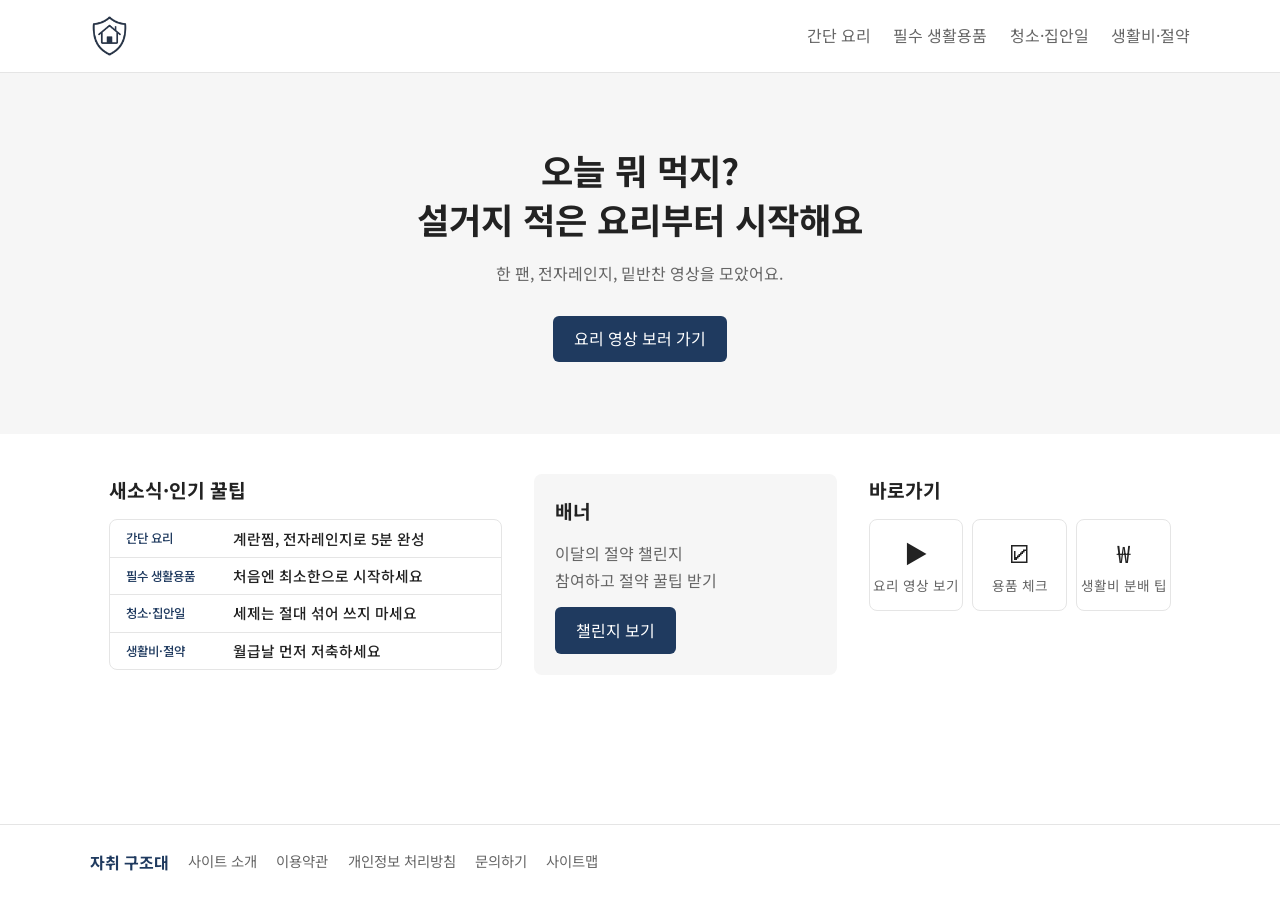
<file: 진짜 찐찐찐 최종/index.html>
<!doctype html>
<html lang="ko">
  <head>
    <meta charset="UTF-8" />
    <meta name="viewport" content="width=device-width, initial-scale=1" />
    <title>메인 | 자취 구조대</title>
    <link rel="preconnect" href="https://fonts.googleapis.com" />
    <link
      href="https://fonts.googleapis.com/css2?family=Noto+Sans+KR:wght@400;500;700&display=swap"
      rel="stylesheet"
    />
    <link rel="stylesheet" href="style.css" />
    <script src="js/jquery-1.12.3.js" defer></script>
    <script src="js/script.js" defer></script>
  </head>

  <body>
    <header class="top">
      <a class="logo" href="index.html">
        <img src="images/logo.png" alt="자취 구조대" />
      </a>

      <nav aria-label="메인 메뉴">
        <a href="recipe.html">간단 요리</a>
        <a href="items.html">필수 생활용품</a>
        <a href="chores.html">청소·집안일</a>
        <a href="budget.html">생활비·절약</a>
      </nav>
    </header>

    <main>
      <!-- 1. 메인 문구: 3초마다 옆으로 넘어가요 (js/script.js) -->
      <section class="hero">
        <ul class="hero-slides">
          <li>
            <h1>
              자취 첫걸음,
              <br />
              처음 혼자 사는 당신을 응원합니다!
            </h1>
            <p>요리, 살림, 생활비까지 한곳에서 확인하세요.</p>
            <a class="btn" href="items.html">준비물부터 점검하기</a>
          </li>
          <li>
            <h1>
              오늘 뭐 먹지?
              <br />
              설거지 적은 요리부터 시작해요
            </h1>
            <p>한 팬, 전자레인지, 밑반찬 영상을 모았어요.</p>
            <a class="btn" href="recipe.html">요리 영상 보러 가기</a>
          </li>
          <li>
            <h1>
              이번 달 월급,
              <br />
              어디에 얼마나 쓸까요?
            </h1>
            <p>월 생활비를 넣으면 항목별 예산이 계산돼요.</p>
            <a class="btn" href="budget.html">생활비 나눠 보기</a>
          </li>
        </ul>
      </section>

      <!-- 2. 새소식·배너·바로가기 (3칸) -->
      <section class="wrap three">
        <!-- 2-1. 새소식·인기 꿀팁 -->
        <div>
          <h2>새소식·인기 꿀팁</h2>
          <div class="board">
            <a href="recipe.html">
              <small>간단 요리</small>
              <b>계란찜, 전자레인지로 5분 완성</b>
            </a>
            <a href="items.html">
              <small>필수 생활용품</small>
              <b>처음엔 최소한으로 시작하세요</b>
            </a>
            <a href="chores.html">
              <small>청소·집안일</small>
              <b>세제는 절대 섞어 쓰지 마세요</b>
            </a>
            <a href="budget.html">
              <small>생활비·절약</small>
              <b>월급날 먼저 저축하세요</b>
            </a>
          </div>
        </div>

        <!-- 2-2. 배너 -->
        <aside class="banner">
          <h2>배너</h2>
          <p>
            이달의 절약 챌린지
            <br />
            참여하고 절약 꿀팁 받기
          </p>
          <a class="btn" href="budget.html">챌린지 보기</a>
        </aside>

        <!-- 2-3. 바로가기 -->
        <div>
          <h2>바로가기</h2>
          <div class="quick">
            <a href="recipe.html">
              ▶
              <span>요리 영상 보기</span>
            </a>
            <a href="items.html">
              ☑
              <span>용품 체크</span>
            </a>
            <a href="budget.html">
              ₩
              <span>생활비 분배 팁</span>
            </a>
          </div>
        </div>
      </section>
    </main>

    <footer>
      <a class="logo" href="index.html">자취 구조대</a>
      <a href="index.html">사이트 소개</a>
      <a href="#">이용약관</a>
      <a href="#">개인정보 처리방침</a>
      <a href="#">문의하기</a>
      <a href="index.html">사이트맵</a>
    </footer>
  </body>
</html>
</file>
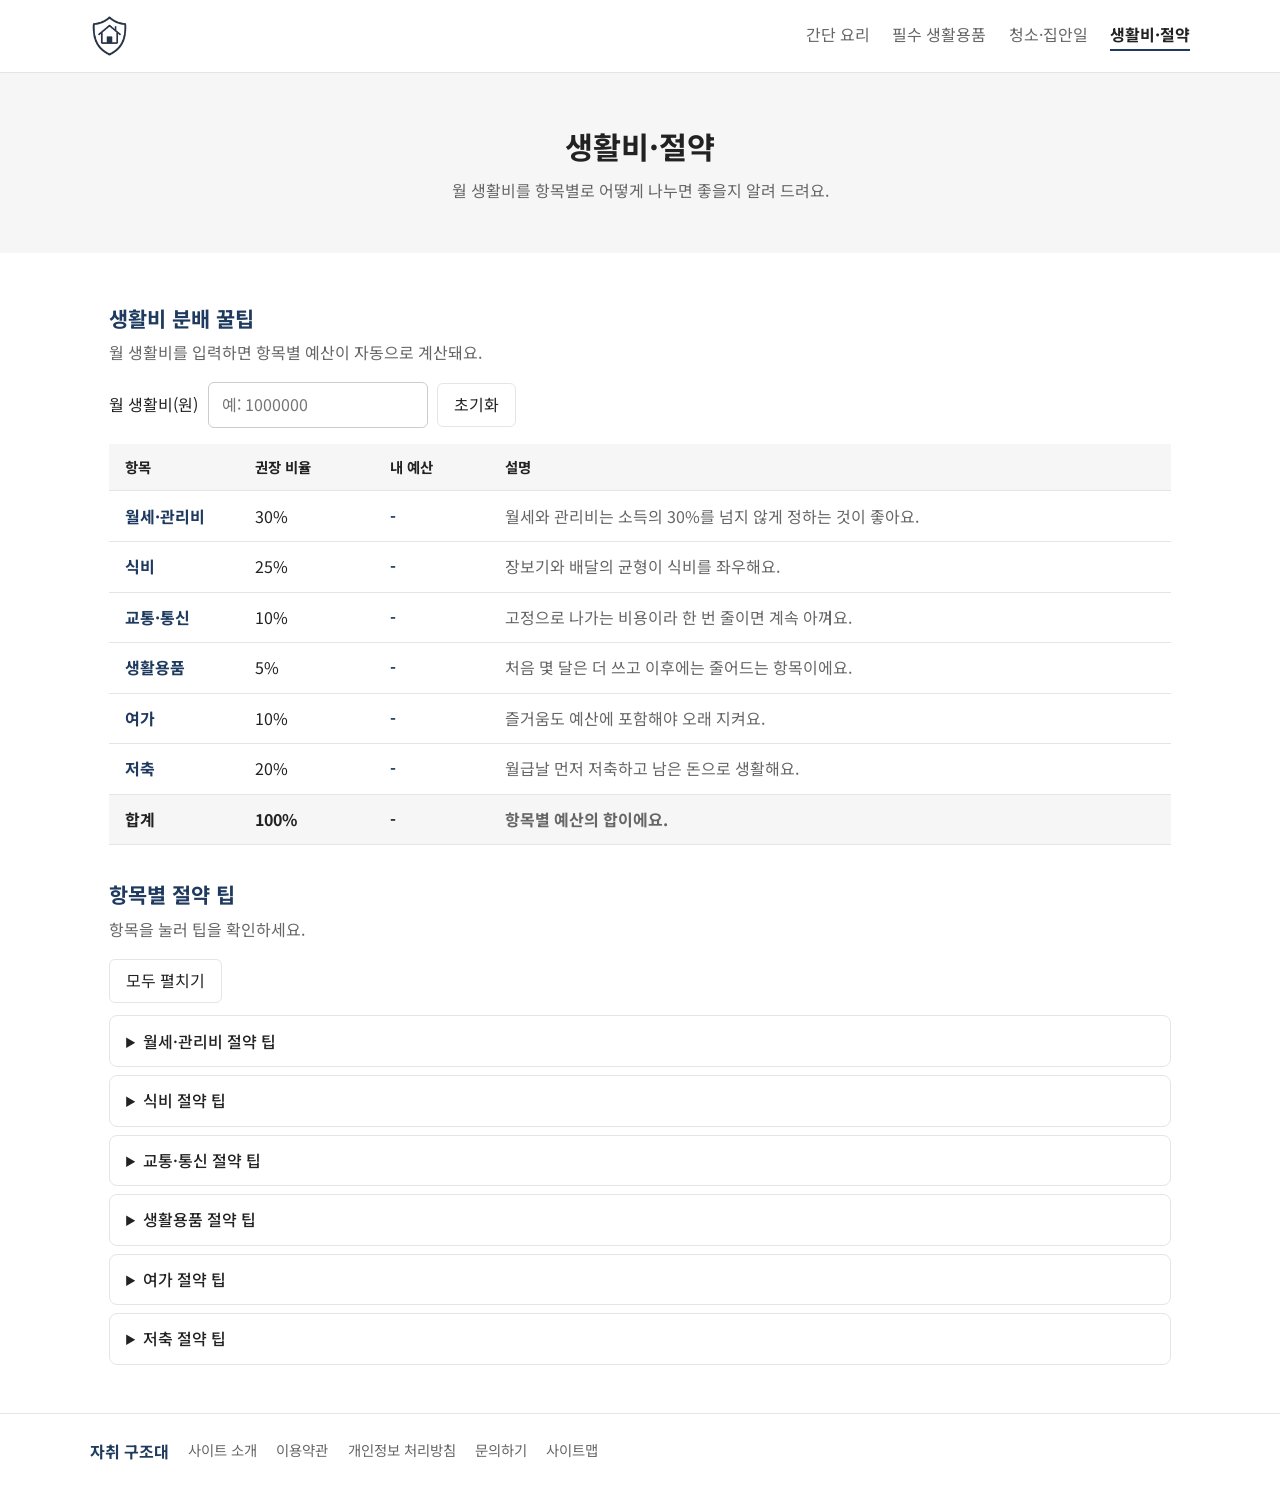
<file: 진짜 찐찐찐 최종/budget.html>
<!doctype html>
<html lang="ko">
  <head>
    <meta charset="UTF-8" />
    <meta name="viewport" content="width=device-width, initial-scale=1" />
    <title>생활비·절약 | 자취 구조대</title>
    <link rel="preconnect" href="https://fonts.googleapis.com" />
    <link
      href="https://fonts.googleapis.com/css2?family=Noto+Sans+KR:wght@400;500;700&display=swap"
      rel="stylesheet"
    />
    <link rel="stylesheet" href="style.css" />
    <script src="js/jquery-1.12.3.js" defer></script>
    <script src="js/script.js" defer></script>
  </head>

  <body>
    <header class="top">
      <a class="logo" href="index.html">
        <img src="images/logo.png" alt="자취 구조대" />
      </a>

      <nav aria-label="메인 메뉴">
        <a href="recipe.html">간단 요리</a>
        <a href="items.html">필수 생활용품</a>
        <a href="chores.html">청소·집안일</a>
        <a class="on" href="budget.html">생활비·절약</a>
      </nav>
    </header>

    <main>
      <section class="sub-top">
        <h2>생활비·절약</h2>
        <p>월 생활비를 항목별로 어떻게 나누면 좋을지 알려 드려요.</p>
      </section>
      <div class="sub-con">
        <section id="split" class="sec">
          <h2>생활비 분배 꿀팁</h2>
          <p class="lead">월 생활비를 입력하면 항목별 예산이 자동으로 계산돼요.</p>
          <div class="calc">
            <label for="income">월 생활비(원)</label>
            <input id="income" type="number" min="0" step="10000" placeholder="예: 1000000" />
            <button type="button" id="reset" class="btn-s">초기화</button>
          </div>
          <table class="table" id="budget-table">
            <thead>
              <tr>
                <th scope="col">항목</th>
                <th scope="col">권장 비율</th>
                <th scope="col">내 예산</th>
                <th scope="col">설명</th>
              </tr>
            </thead>
            <tbody>
              <tr>
                <th scope="row">월세·관리비</th>
                <td class="ratio" data-r="30">30%</td>
                <td class="amount">-</td>
                <td>월세와 관리비는 소득의 30%를 넘지 않게 정하는 것이 좋아요.</td>
              </tr>
              <tr>
                <th scope="row">식비</th>
                <td class="ratio" data-r="25">25%</td>
                <td class="amount">-</td>
                <td>장보기와 배달의 균형이 식비를 좌우해요.</td>
              </tr>
              <tr>
                <th scope="row">교통·통신</th>
                <td class="ratio" data-r="10">10%</td>
                <td class="amount">-</td>
                <td>고정으로 나가는 비용이라 한 번 줄이면 계속 아껴요.</td>
              </tr>
              <tr>
                <th scope="row">생활용품</th>
                <td class="ratio" data-r="5">5%</td>
                <td class="amount">-</td>
                <td>처음 몇 달은 더 쓰고 이후에는 줄어드는 항목이에요.</td>
              </tr>
              <tr>
                <th scope="row">여가</th>
                <td class="ratio" data-r="10">10%</td>
                <td class="amount">-</td>
                <td>즐거움도 예산에 포함해야 오래 지켜요.</td>
              </tr>
              <tr>
                <th scope="row">저축</th>
                <td class="ratio" data-r="20">20%</td>
                <td class="amount">-</td>
                <td>월급날 먼저 저축하고 남은 돈으로 생활해요.</td>
              </tr>
            </tbody>
            <tfoot>
              <tr>
                <th scope="row">합계</th>
                <td id="sumRatio">100%</td>
                <td id="sumAmount">-</td>
                <td>항목별 예산의 합이에요.</td>
              </tr>
            </tfoot>
          </table>
        </section>
        <section id="tips" class="sec">
          <h2>항목별 절약 팁</h2>
          <p class="lead">항목을 눌러 팁을 확인하세요.</p>
          <button type="button" id="toggleTips" class="btn-s">모두 펼치기</button>
          <div class="tips">
            <details class="tip">
              <summary>월세·관리비 절약 팁</summary>
              <ul>
                <li>이사 전 관리비 항목을 꼭 확인하세요.</li>
                <li>전기·가스 요금은 사용량을 기록해 두세요.</li>
              </ul>
            </details>
            <details class="tip">
              <summary>식비 절약 팁</summary>
              <ul>
                <li>일주일치 장보기 목록을 먼저 만드세요.</li>
                <li>배달은 주 1~2회로 정해 두세요.</li>
              </ul>
            </details>
            <details class="tip">
              <summary>교통·통신 절약 팁</summary>
              <ul>
                <li>교통 정기권이나 환급 제도를 확인하세요.</li>
                <li>알뜰 요금제로 통신비를 점검하세요.</li>
              </ul>
            </details>
            <details class="tip">
              <summary>생활용품 절약 팁</summary>
              <ul>
                <li>필요한 물건만 목록으로 만든 뒤 구매하세요.</li>
                <li>중고 거래와 대용량 묶음을 활용하세요.</li>
              </ul>
            </details>
            <details class="tip">
              <summary>여가 절약 팁</summary>
              <ul>
                <li>한 달 여가비를 미리 정해 두세요.</li>
                <li>무료 문화 행사도 찾아보세요.</li>
              </ul>
            </details>
            <details class="tip">
              <summary>저축 절약 팁</summary>
              <ul>
                <li>자동이체를 월급날 다음 날로 설정하세요.</li>
                <li>비상금 통장을 따로 만들어 두세요.</li>
              </ul>
            </details>
          </div>
        </section>
      </div>
    </main>

    <footer>
      <a class="logo" href="index.html">자취 구조대</a>
      <a href="index.html">사이트 소개</a>
      <a href="#">이용약관</a>
      <a href="#">개인정보 처리방침</a>
      <a href="#">문의하기</a>
      <a href="index.html">사이트맵</a>
    </footer>
  </body>
</html>
</file>
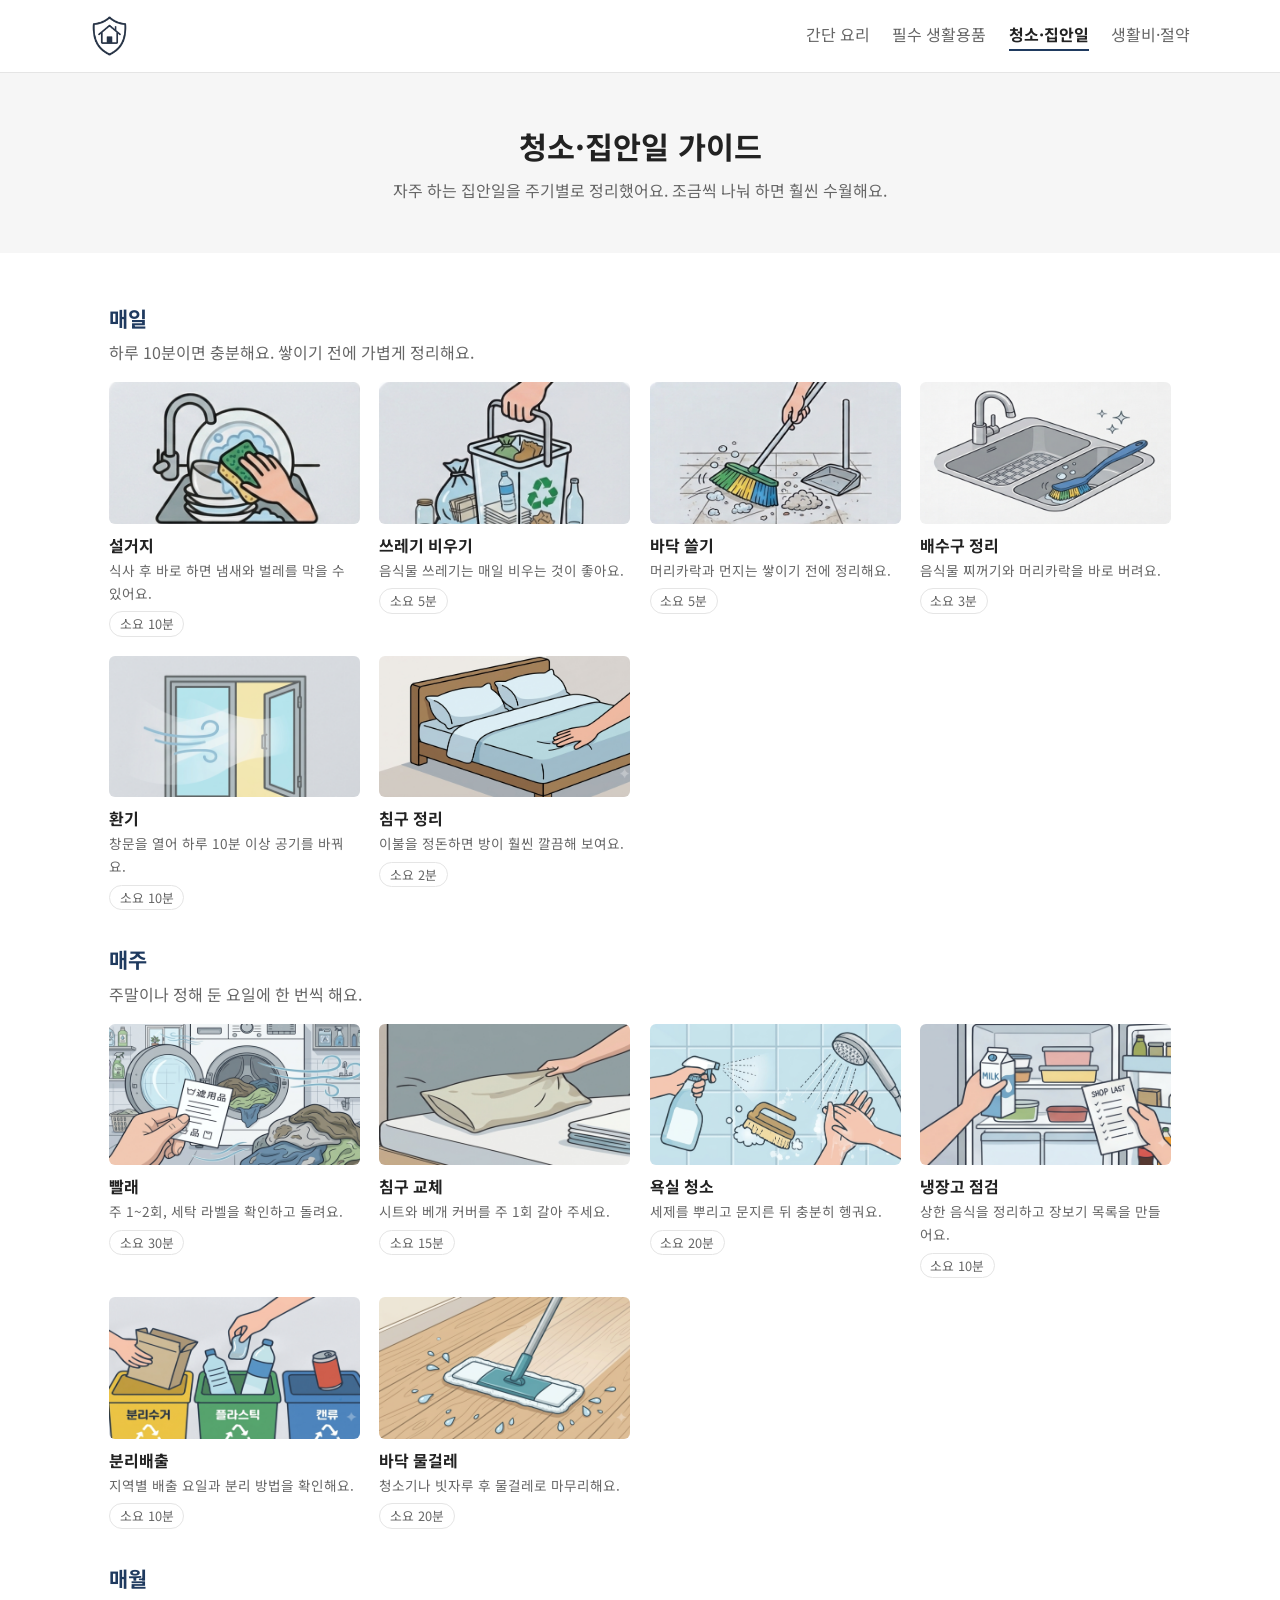
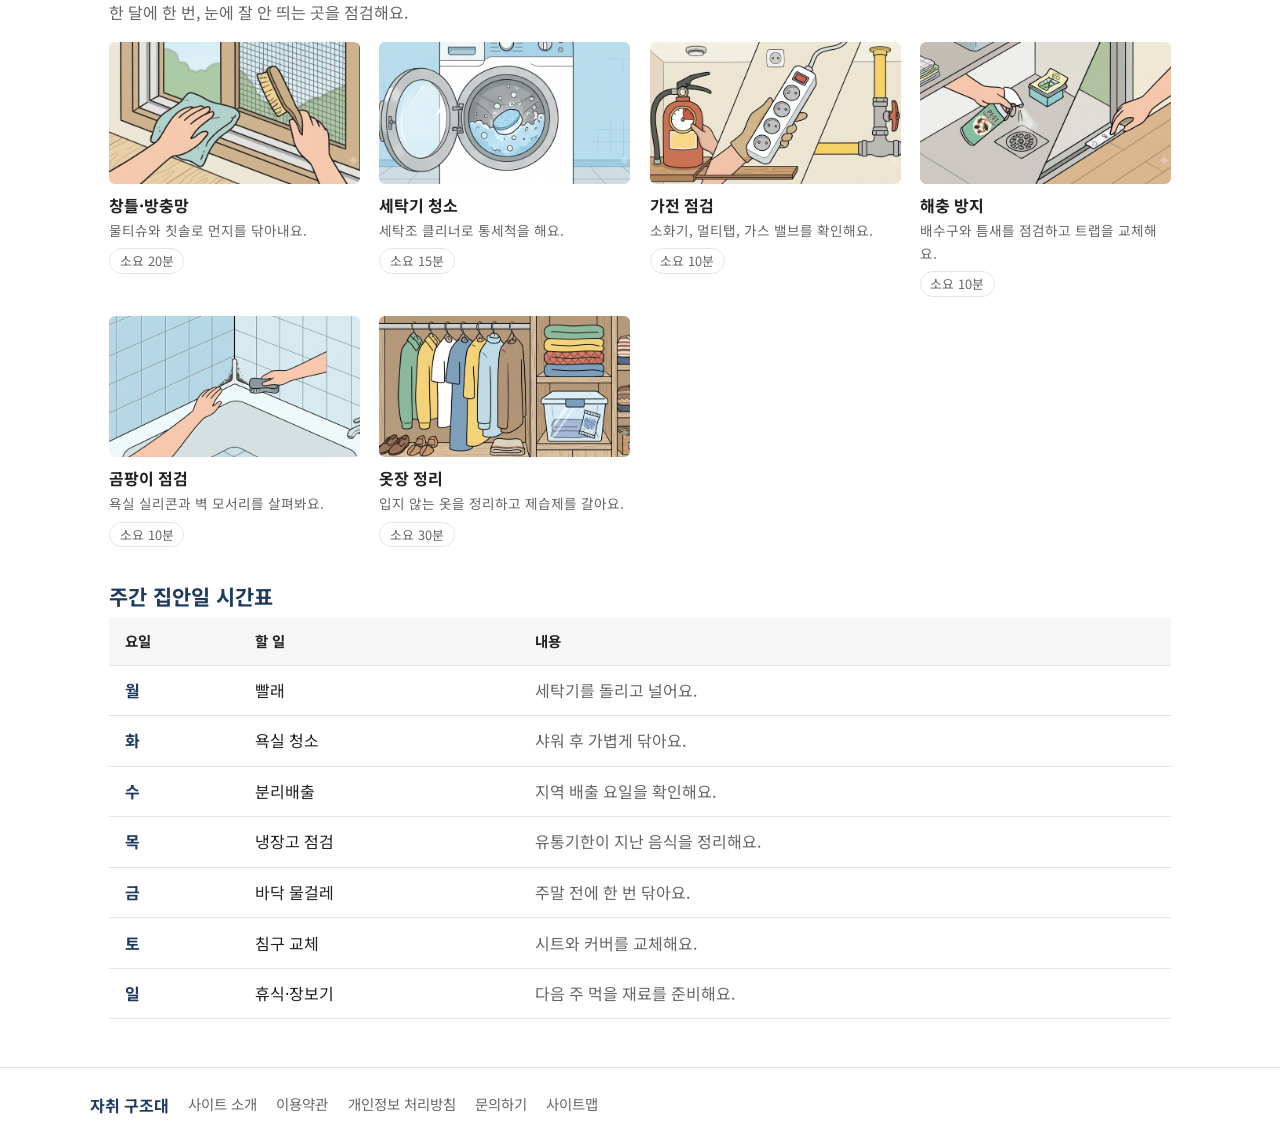
<file: 진짜 찐찐찐 최종/chores.html>
<!doctype html>
<html lang="ko">
  <head>
    <meta charset="UTF-8" />
    <meta name="viewport" content="width=device-width, initial-scale=1" />
    <title>청소·집안일 | 자취 구조대</title>
    <link rel="preconnect" href="https://fonts.googleapis.com" />
    <link
      href="https://fonts.googleapis.com/css2?family=Noto+Sans+KR:wght@400;500;700&display=swap"
      rel="stylesheet"
    />
    <link rel="stylesheet" href="style.css" />
    <script src="js/jquery-1.12.3.js" defer></script>
    <script src="js/script.js" defer></script>
  </head>

  <body>
    <header class="top">
      <a class="logo" href="index.html">
        <img src="images/logo.png" alt="자취 구조대" />
      </a>

      <nav aria-label="메인 메뉴">
        <a href="recipe.html">간단 요리</a>
        <a href="items.html">필수 생활용품</a>
        <a class="on" href="chores.html">청소·집안일</a>
        <a href="budget.html">생활비·절약</a>
      </nav>
    </header>

    <main>
      <section class="sub-top">
        <h2>청소·집안일 가이드</h2>
        <p>자주 하는 집안일을 주기별로 정리했어요. 조금씩 나눠 하면 훨씬 수월해요.</p>
      </section>
      <div class="sub-con">
        <section id="daily" class="sec">
          <h2>매일</h2>
          <p class="lead">하루 10분이면 충분해요. 쌓이기 전에 가볍게 정리해요.</p>
          <!-- 이미지: images/chores/ 폴더의 .jpg 파일 (비율 16:9, 예: 640x360) -->
          <ul class="cards">
            <li>
              <div class="img">
                <img src="images/dishes.png" alt="설거지" />
              </div>
              <h3>설거지</h3>
              <p class="meta">식사 후 바로 하면 냄새와 벌레를 막을 수 있어요.</p>
              <span class="tag">소요 10분</span>
            </li>
            <li>
              <div class="img">
                <img src="images/trash.png" alt="쓰레기 비우기" />
              </div>
              <h3>쓰레기 비우기</h3>
              <p class="meta">음식물 쓰레기는 매일 비우는 것이 좋아요.</p>
              <span class="tag">소요 5분</span>
            </li>
            <li>
              <div class="img">
                <img src="images/sweep.png" alt="바닥 쓸기" />
              </div>
              <h3>바닥 쓸기</h3>
              <p class="meta">머리카락과 먼지는 쌓이기 전에 정리해요.</p>
              <span class="tag">소요 5분</span>
            </li>
            <li>
              <div class="img">
                <img src="images/drain.png" alt="배수구 정리" />
              </div>
              <h3>배수구 정리</h3>
              <p class="meta">음식물 찌꺼기와 머리카락을 바로 버려요.</p>
              <span class="tag">소요 3분</span>
            </li>
            <li>
              <div class="img">
                <img src="images/ventilation.png" alt="환기" />
              </div>
              <h3>환기</h3>
              <p class="meta">창문을 열어 하루 10분 이상 공기를 바꿔요.</p>
              <span class="tag">소요 10분</span>
            </li>
            <li>
              <div class="img">
                <img src="images/bedding.png" alt="침구 정리" />
              </div>
              <h3>침구 정리</h3>
              <p class="meta">이불을 정돈하면 방이 훨씬 깔끔해 보여요.</p>
              <span class="tag">소요 2분</span>
            </li>
          </ul>
        </section>
        <section id="weekly" class="sec">
          <h2>매주</h2>
          <p class="lead">주말이나 정해 둔 요일에 한 번씩 해요.</p>
          <ul class="cards">
            <li>
              <div class="img">
                <img src="images/laundry.png" alt="빨래" />
              </div>
              <h3>빨래</h3>
              <p class="meta">주 1~2회, 세탁 라벨을 확인하고 돌려요.</p>
              <span class="tag">소요 30분</span>
            </li>
            <li>
              <div class="img">
                <img src="images/sheets.png" alt="침구 교체" />
              </div>
              <h3>침구 교체</h3>
              <p class="meta">시트와 베개 커버를 주 1회 갈아 주세요.</p>
              <span class="tag">소요 15분</span>
            </li>
            <li>
              <div class="img">
                <img src="images/bathroom.png" alt="욕실 청소" />
              </div>
              <h3>욕실 청소</h3>
              <p class="meta">세제를 뿌리고 문지른 뒤 충분히 헹궈요.</p>
              <span class="tag">소요 20분</span>
            </li>
            <li>
              <div class="img">
                <img src="images/fridge.png" alt="냉장고 점검" />
              </div>
              <h3>냉장고 점검</h3>
              <p class="meta">상한 음식을 정리하고 장보기 목록을 만들어요.</p>
              <span class="tag">소요 10분</span>
            </li>
            <li>
              <div class="img">
                <img src="images/recycling.png" alt="분리배출" />
              </div>
              <h3>분리배출</h3>
              <p class="meta">지역별 배출 요일과 분리 방법을 확인해요.</p>
              <span class="tag">소요 10분</span>
            </li>
            <li>
              <div class="img">
                <img src="images/mop.png" alt="바닥 물걸레" />
              </div>
              <h3>바닥 물걸레</h3>
              <p class="meta">청소기나 빗자루 후 물걸레로 마무리해요.</p>
              <span class="tag">소요 20분</span>
            </li>
          </ul>
        </section>
        <section id="monthly" class="sec">
          <h2>매월</h2>
          <p class="lead">한 달에 한 번, 눈에 잘 안 띄는 곳을 점검해요.</p>
          <ul class="cards">
            <li>
              <div class="img">
                <img src="images/window.png" alt="창틀·방충망" />
              </div>
              <h3>창틀·방충망</h3>
              <p class="meta">물티슈와 칫솔로 먼지를 닦아내요.</p>
              <span class="tag">소요 20분</span>
            </li>
            <li>
              <div class="img">
                <img src="images/washer.png" alt="세탁기 청소" />
              </div>
              <h3>세탁기 청소</h3>
              <p class="meta">세탁조 클리너로 통세척을 해요.</p>
              <span class="tag">소요 15분</span>
            </li>
            <li>
              <div class="img">
                <img src="images/appliance.png" alt="가전 점검" />
              </div>
              <h3>가전 점검</h3>
              <p class="meta">소화기, 멀티탭, 가스 밸브를 확인해요.</p>
              <span class="tag">소요 10분</span>
            </li>
            <li>
              <div class="img">
                <img src="images/pest.png" alt="해충 방지" />
              </div>
              <h3>해충 방지</h3>
              <p class="meta">배수구와 틈새를 점검하고 트랩을 교체해요.</p>
              <span class="tag">소요 10분</span>
            </li>
            <li>
              <div class="img">
                <img src="images/mold.png" alt="곰팡이 점검" />
              </div>
              <h3>곰팡이 점검</h3>
              <p class="meta">욕실 실리콘과 벽 모서리를 살펴봐요.</p>
              <span class="tag">소요 10분</span>
            </li>
            <li>
              <div class="img">
                <img src="images/closet.png" alt="옷장 정리" />
              </div>
              <h3>옷장 정리</h3>
              <p class="meta">입지 않는 옷을 정리하고 제습제를 갈아요.</p>
              <span class="tag">소요 30분</span>
            </li>
          </ul>
        </section>
        <section id="week" class="sec">
          <h2>주간 집안일 시간표</h2>
          <table class="table">
            <thead>
              <tr>
                <th scope="col">요일</th>
                <th scope="col">할 일</th>
                <th scope="col">내용</th>
              </tr>
            </thead>
            <tbody>
              <tr>
                <th scope="row">월</th>
                <td>빨래</td>
                <td>세탁기를 돌리고 널어요.</td>
              </tr>
              <tr>
                <th scope="row">화</th>
                <td>욕실 청소</td>
                <td>샤워 후 가볍게 닦아요.</td>
              </tr>
              <tr>
                <th scope="row">수</th>
                <td>분리배출</td>
                <td>지역 배출 요일을 확인해요.</td>
              </tr>
              <tr>
                <th scope="row">목</th>
                <td>냉장고 점검</td>
                <td>유통기한이 지난 음식을 정리해요.</td>
              </tr>
              <tr>
                <th scope="row">금</th>
                <td>바닥 물걸레</td>
                <td>주말 전에 한 번 닦아요.</td>
              </tr>
              <tr>
                <th scope="row">토</th>
                <td>침구 교체</td>
                <td>시트와 커버를 교체해요.</td>
              </tr>
              <tr>
                <th scope="row">일</th>
                <td>휴식·장보기</td>
                <td>다음 주 먹을 재료를 준비해요.</td>
              </tr>
            </tbody>
          </table>
        </section>
      </div>
    </main>

    <footer>
      <a class="logo" href="index.html">자취 구조대</a>
      <a href="index.html">사이트 소개</a>
      <a href="#">이용약관</a>
      <a href="#">개인정보 처리방침</a>
      <a href="#">문의하기</a>
      <a href="index.html">사이트맵</a>
    </footer>
  </body>
</html>
</file>
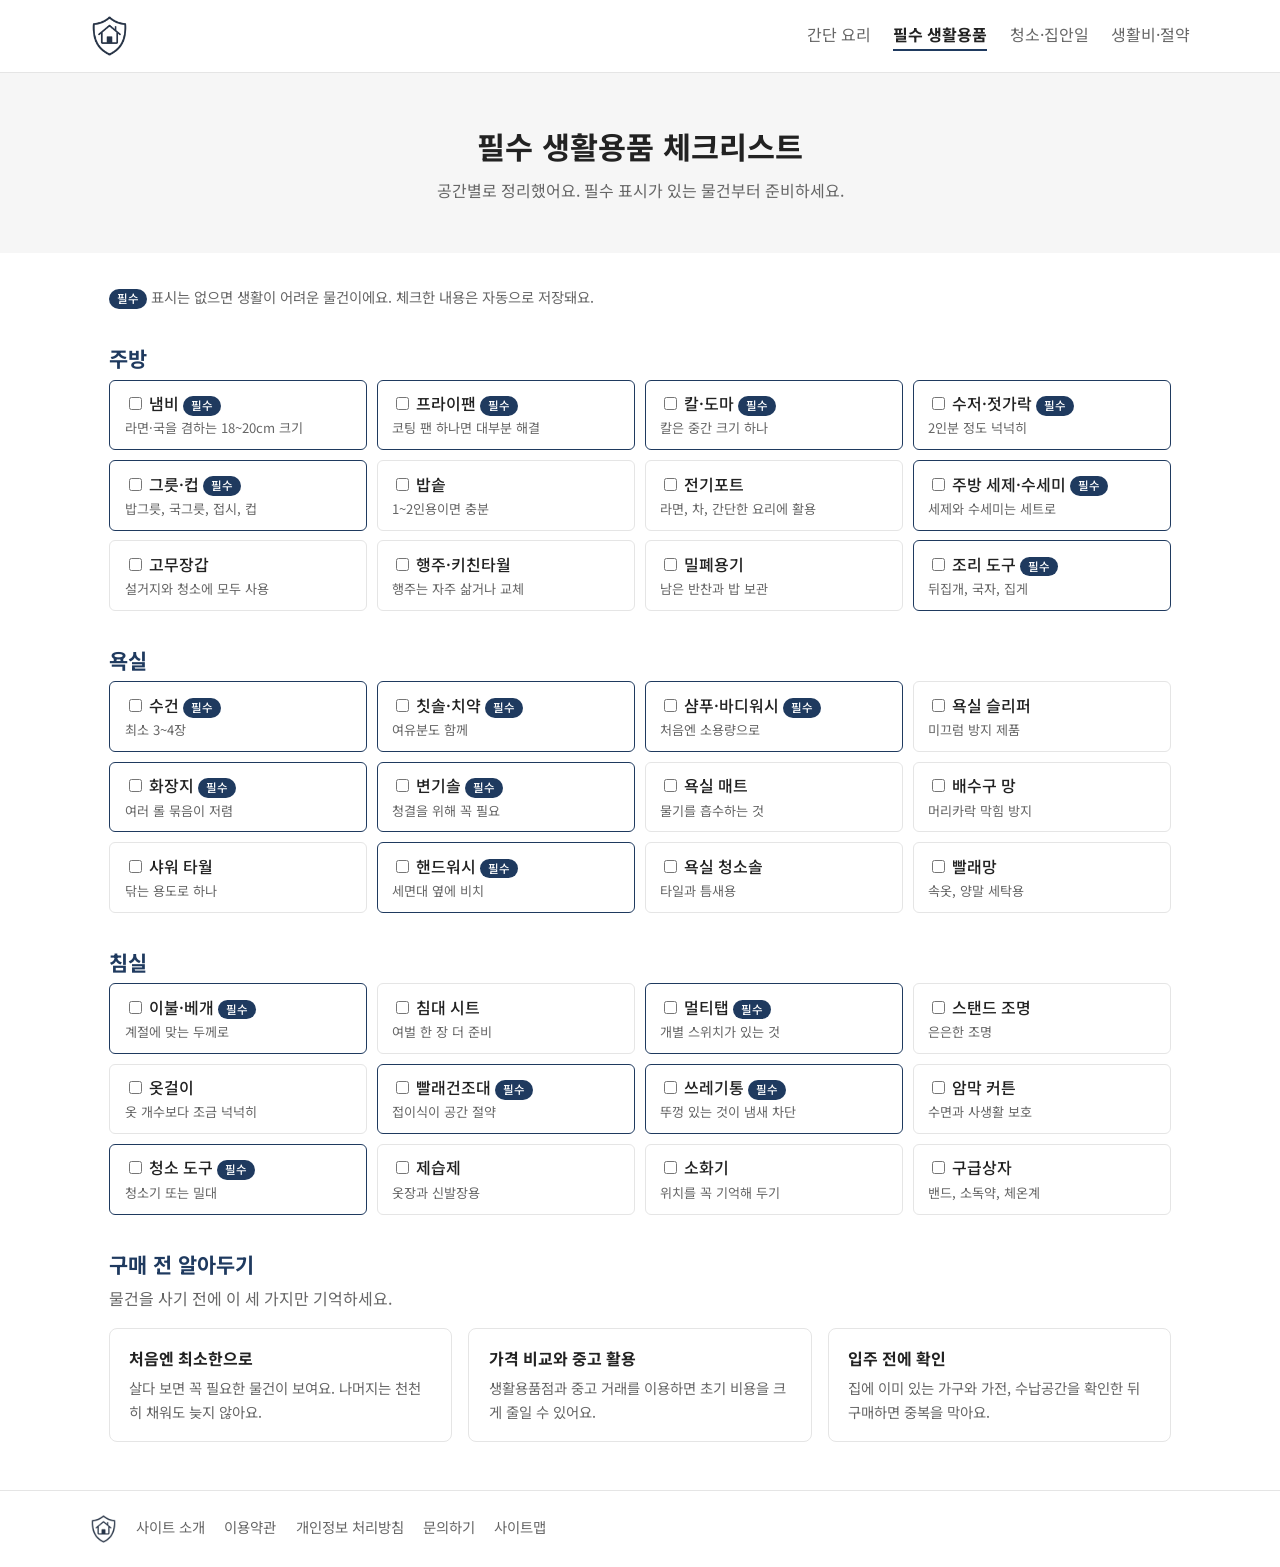
<file: 진짜 찐찐찐 최종/items.html>
<!doctype html>
<html lang="ko">
  <head>
    <meta charset="UTF-8" />
    <meta name="viewport" content="width=device-width, initial-scale=1" />
    <title>필수 생활용품 | 자취 구조대</title>
    <link rel="preconnect" href="https://fonts.googleapis.com" />
    <link
      href="https://fonts.googleapis.com/css2?family=Noto+Sans+KR:wght@400;500;700&display=swap"
      rel="stylesheet"
    />
    <link rel="stylesheet" href="style.css" />
    <script src="js/jquery-1.12.3.js" defer></script>
    <script src="js/script.js" defer></script>
  </head>

  <body>
    <header class="top">
      <a class="logo" href="index.html">
        <img src="images/logo.png" alt="자취 구조대" />
      </a>

      <nav aria-label="메인 메뉴">
        <a href="recipe.html">간단 요리</a>
        <a class="on" href="items.html">필수 생활용품</a>
        <a href="chores.html">청소·집안일</a>
        <a href="budget.html">생활비·절약</a>
      </nav>
    </header>

    <main>
      <section class="sub-top">
        <h2>필수 생활용품 체크리스트</h2>
        <p>공간별로 정리했어요. 필수 표시가 있는 물건부터 준비하세요.</p>
      </section>
      <div class="sub-con">
        <p class="hint">
          <em class="badge">필수</em>
          표시는 없으면 생활이 어려운 물건이에요. 체크한 내용은 자동으로 저장돼요.
        </p>
        <section id="kitchen" class="sec">
          <h2>주방</h2>
          <ul class="checks">
            <li class="must">
              <label>
                <input type="checkbox" data-key="냄비" />
                <b>
                  냄비
                  <em class="badge">필수</em>
                </b>
                <span>라면·국을 겸하는 18~20cm 크기</span>
              </label>
            </li>
            <li class="must">
              <label>
                <input type="checkbox" data-key="프라이팬" />
                <b>
                  프라이팬
                  <em class="badge">필수</em>
                </b>
                <span>코팅 팬 하나면 대부분 해결</span>
              </label>
            </li>
            <li class="must">
              <label>
                <input type="checkbox" data-key="칼·도마" />
                <b>
                  칼·도마
                  <em class="badge">필수</em>
                </b>
                <span>칼은 중간 크기 하나</span>
              </label>
            </li>
            <li class="must">
              <label>
                <input type="checkbox" data-key="수저·젓가락" />
                <b>
                  수저·젓가락
                  <em class="badge">필수</em>
                </b>
                <span>2인분 정도 넉넉히</span>
              </label>
            </li>
            <li class="must">
              <label>
                <input type="checkbox" data-key="그릇·컵" />
                <b>
                  그릇·컵
                  <em class="badge">필수</em>
                </b>
                <span>밥그릇, 국그릇, 접시, 컵</span>
              </label>
            </li>
            <li>
              <label>
                <input type="checkbox" data-key="밥솥" />
                <b>밥솥</b>
                <span>1~2인용이면 충분</span>
              </label>
            </li>
            <li>
              <label>
                <input type="checkbox" data-key="전기포트" />
                <b>전기포트</b>
                <span>라면, 차, 간단한 요리에 활용</span>
              </label>
            </li>
            <li class="must">
              <label>
                <input type="checkbox" data-key="주방 세제·수세미" />
                <b>
                  주방 세제·수세미
                  <em class="badge">필수</em>
                </b>
                <span>세제와 수세미는 세트로</span>
              </label>
            </li>
            <li>
              <label>
                <input type="checkbox" data-key="고무장갑" />
                <b>고무장갑</b>
                <span>설거지와 청소에 모두 사용</span>
              </label>
            </li>
            <li>
              <label>
                <input type="checkbox" data-key="행주·키친타월" />
                <b>행주·키친타월</b>
                <span>행주는 자주 삶거나 교체</span>
              </label>
            </li>
            <li>
              <label>
                <input type="checkbox" data-key="밀폐용기" />
                <b>밀폐용기</b>
                <span>남은 반찬과 밥 보관</span>
              </label>
            </li>
            <li class="must">
              <label>
                <input type="checkbox" data-key="조리 도구" />
                <b>
                  조리 도구
                  <em class="badge">필수</em>
                </b>
                <span>뒤집개, 국자, 집게</span>
              </label>
            </li>
          </ul>
        </section>
        <section id="bath" class="sec">
          <h2>욕실</h2>
          <ul class="checks">
            <li class="must">
              <label>
                <input type="checkbox" data-key="수건" />
                <b>
                  수건
                  <em class="badge">필수</em>
                </b>
                <span>최소 3~4장</span>
              </label>
            </li>
            <li class="must">
              <label>
                <input type="checkbox" data-key="칫솔·치약" />
                <b>
                  칫솔·치약
                  <em class="badge">필수</em>
                </b>
                <span>여유분도 함께</span>
              </label>
            </li>
            <li class="must">
              <label>
                <input type="checkbox" data-key="샴푸·바디워시" />
                <b>
                  샴푸·바디워시
                  <em class="badge">필수</em>
                </b>
                <span>처음엔 소용량으로</span>
              </label>
            </li>
            <li>
              <label>
                <input type="checkbox" data-key="욕실 슬리퍼" />
                <b>욕실 슬리퍼</b>
                <span>미끄럼 방지 제품</span>
              </label>
            </li>
            <li class="must">
              <label>
                <input type="checkbox" data-key="화장지" />
                <b>
                  화장지
                  <em class="badge">필수</em>
                </b>
                <span>여러 롤 묶음이 저렴</span>
              </label>
            </li>
            <li class="must">
              <label>
                <input type="checkbox" data-key="변기솔" />
                <b>
                  변기솔
                  <em class="badge">필수</em>
                </b>
                <span>청결을 위해 꼭 필요</span>
              </label>
            </li>
            <li>
              <label>
                <input type="checkbox" data-key="욕실 매트" />
                <b>욕실 매트</b>
                <span>물기를 흡수하는 것</span>
              </label>
            </li>
            <li>
              <label>
                <input type="checkbox" data-key="배수구 망" />
                <b>배수구 망</b>
                <span>머리카락 막힘 방지</span>
              </label>
            </li>
            <li>
              <label>
                <input type="checkbox" data-key="샤워 타월" />
                <b>샤워 타월</b>
                <span>닦는 용도로 하나</span>
              </label>
            </li>
            <li class="must">
              <label>
                <input type="checkbox" data-key="핸드워시" />
                <b>
                  핸드워시
                  <em class="badge">필수</em>
                </b>
                <span>세면대 옆에 비치</span>
              </label>
            </li>
            <li>
              <label>
                <input type="checkbox" data-key="욕실 청소솔" />
                <b>욕실 청소솔</b>
                <span>타일과 틈새용</span>
              </label>
            </li>
            <li>
              <label>
                <input type="checkbox" data-key="빨래망" />
                <b>빨래망</b>
                <span>속옷, 양말 세탁용</span>
              </label>
            </li>
          </ul>
        </section>
        <section id="bed" class="sec">
          <h2>침실</h2>
          <ul class="checks">
            <li class="must">
              <label>
                <input type="checkbox" data-key="이불·베개" />
                <b>
                  이불·베개
                  <em class="badge">필수</em>
                </b>
                <span>계절에 맞는 두께로</span>
              </label>
            </li>
            <li>
              <label>
                <input type="checkbox" data-key="침대 시트" />
                <b>침대 시트</b>
                <span>여벌 한 장 더 준비</span>
              </label>
            </li>
            <li class="must">
              <label>
                <input type="checkbox" data-key="멀티탭" />
                <b>
                  멀티탭
                  <em class="badge">필수</em>
                </b>
                <span>개별 스위치가 있는 것</span>
              </label>
            </li>
            <li>
              <label>
                <input type="checkbox" data-key="스탠드 조명" />
                <b>스탠드 조명</b>
                <span>은은한 조명</span>
              </label>
            </li>
            <li>
              <label>
                <input type="checkbox" data-key="옷걸이" />
                <b>옷걸이</b>
                <span>옷 개수보다 조금 넉넉히</span>
              </label>
            </li>
            <li class="must">
              <label>
                <input type="checkbox" data-key="빨래건조대" />
                <b>
                  빨래건조대
                  <em class="badge">필수</em>
                </b>
                <span>접이식이 공간 절약</span>
              </label>
            </li>
            <li class="must">
              <label>
                <input type="checkbox" data-key="쓰레기통" />
                <b>
                  쓰레기통
                  <em class="badge">필수</em>
                </b>
                <span>뚜껑 있는 것이 냄새 차단</span>
              </label>
            </li>
            <li>
              <label>
                <input type="checkbox" data-key="암막 커튼" />
                <b>암막 커튼</b>
                <span>수면과 사생활 보호</span>
              </label>
            </li>
            <li class="must">
              <label>
                <input type="checkbox" data-key="청소 도구" />
                <b>
                  청소 도구
                  <em class="badge">필수</em>
                </b>
                <span>청소기 또는 밀대</span>
              </label>
            </li>
            <li>
              <label>
                <input type="checkbox" data-key="제습제" />
                <b>제습제</b>
                <span>옷장과 신발장용</span>
              </label>
            </li>
            <li>
              <label>
                <input type="checkbox" data-key="소화기" />
                <b>소화기</b>
                <span>위치를 꼭 기억해 두기</span>
              </label>
            </li>
            <li>
              <label>
                <input type="checkbox" data-key="구급상자" />
                <b>구급상자</b>
                <span>밴드, 소독약, 체온계</span>
              </label>
            </li>
          </ul>
        </section>
        <section id="notes" class="sec">
          <h2>구매 전 알아두기</h2>
          <p class="lead">물건을 사기 전에 이 세 가지만 기억하세요.</p>
          <ul class="notes">
            <li>
              <h3>처음엔 최소한으로</h3>
              <p>살다 보면 꼭 필요한 물건이 보여요. 나머지는 천천히 채워도 늦지 않아요.</p>
            </li>
            <li>
              <h3>가격 비교와 중고 활용</h3>
              <p>생활용품점과 중고 거래를 이용하면 초기 비용을 크게 줄일 수 있어요.</p>
            </li>
            <li>
              <h3>입주 전에 확인</h3>
              <p>집에 이미 있는 가구와 가전, 수납공간을 확인한 뒤 구매하면 중복을 막아요.</p>
            </li>
          </ul>
        </section>
      </div>
    </main>

    <footer>
      <a class="logo" href="index.html">
        <img src="images/logo.png" alt="자취 구조대" />
      </a>
      <a href="index.html">사이트 소개</a>
      <a href="#">이용약관</a>
      <a href="#">개인정보 처리방침</a>
      <a href="#">문의하기</a>
      <a href="index.html">사이트맵</a>
    </footer>
  </body>
</html>
</file>
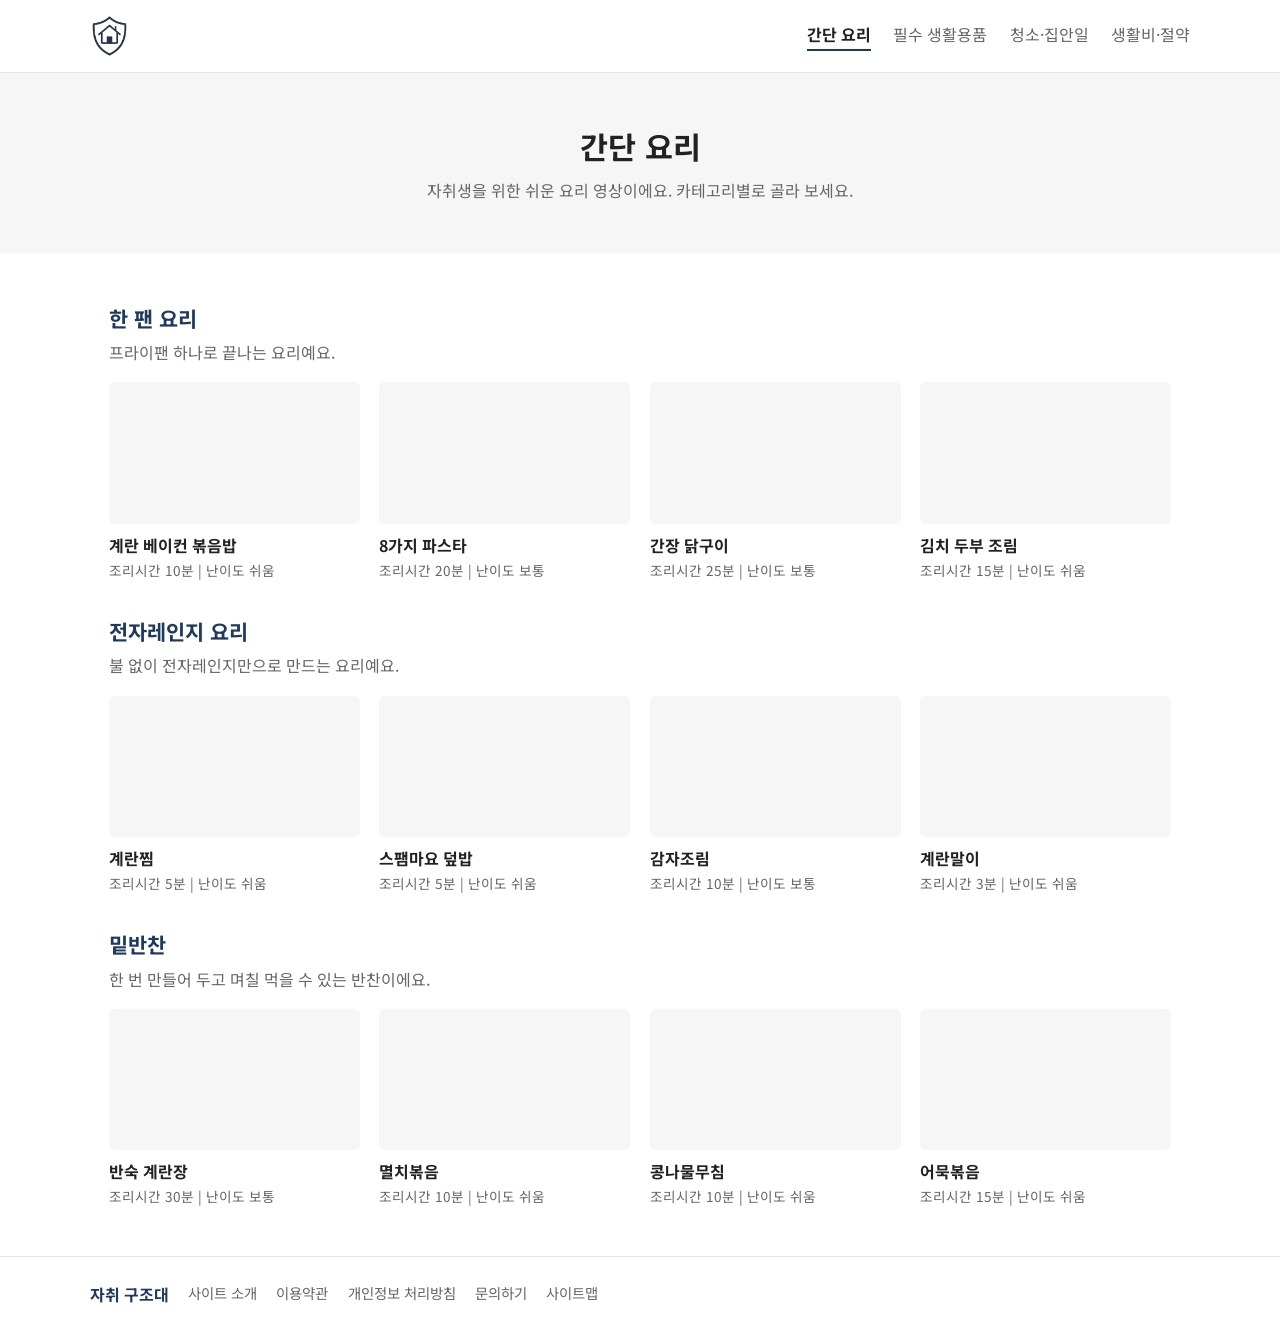
<file: 진짜 찐찐찐 최종/recipe.html>
<!doctype html>
<html lang="ko">
  <head>
    <meta charset="UTF-8" />
    <meta name="viewport" content="width=device-width, initial-scale=1" />
    <title>간단 요리 | 자취 구조대</title>
    <link rel="preconnect" href="https://fonts.googleapis.com" />
    <link
      href="https://fonts.googleapis.com/css2?family=Noto+Sans+KR:wght@400;500;700&display=swap"
      rel="stylesheet"
    />
    <link rel="stylesheet" href="style.css" />
    <script src="js/jquery-1.12.3.js" defer></script>
    <script src="js/script.js" defer></script>
  </head>

  <body>
    <header class="top">
      <a class="logo" href="index.html">
        <img src="images/logo.png" alt="자취 구조대" />
      </a>

      <nav aria-label="메인 메뉴">
        <a class="on" href="recipe.html">간단 요리</a>
        <a href="items.html">필수 생활용품</a>
        <a href="chores.html">청소·집안일</a>
        <a href="budget.html">생활비·절약</a>
      </nav>
    </header>

    <main>
      <section class="sub-top">
        <h2>간단 요리</h2>
        <p>자취생을 위한 쉬운 요리 영상이에요. 카테고리별로 골라 보세요.</p>
      </section>
      <div class="sub-con">
        <section id="onepan" class="sec">
          <h2>한 팬 요리</h2>
          <p class="lead">프라이팬 하나로 끝나는 요리예요.</p>
          <ul class="cards">
            <!-- ★ 영상 넣는 방법: 유튜브 영상 > 공유 > 퍼가기에서 iframe 코드를 복사해
     아래 <div class="video"> 안의 "영상 준비 중" 글자 대신 붙여 넣으세요.
     제목·조리시간·난이도도 영상에 맞게 고치세요. -->
            <li>
              <div class="video">
               <iframe width="560" height="315" src="https://www.youtube.com/embed/14cysiLJkfg?si=-i4rDSFA-ZumssWQ" title="YouTube video player" frameborder="0" allow="accelerometer; autoplay; clipboard-write; encrypted-media; gyroscope; picture-in-picture; web-share" referrerpolicy="strict-origin-when-cross-origin" allowfullscreen></iframe>
              </div>
              <h3>계란 베이컨 볶음밥</h3>
              <p class="meta">조리시간 10분 | 난이도 쉬움</p>
            </li>
            <li>
              <div class="video"><iframe width="560" height="315" src="https://www.youtube.com/embed/_-BuLToPd2M?si=mV4v07CqK-NVmSAN" title="YouTube video player" frameborder="0" allow="accelerometer; autoplay; clipboard-write; encrypted-media; gyroscope; picture-in-picture; web-share" referrerpolicy="strict-origin-when-cross-origin" allowfullscreen></iframe></div>
              <h3>8가지 파스타</h3>
              <p class="meta">조리시간 20분 | 난이도 보통</p>
            </li>
            <li>
              <div class="video">
              <iframe width="560" height="315" src="https://www.youtube.com/embed/8GfdWzf8K9E?si=9gheHUWNOYWouzXi" title="YouTube video player" frameborder="0" allow="accelerometer; autoplay; clipboard-write; encrypted-media; gyroscope; picture-in-picture; web-share" referrerpolicy="strict-origin-when-cross-origin" allowfullscreen></iframe>
              </div>
              <h3>간장 닭구이</h3>
              <p class="meta">조리시간 25분 | 난이도 보통</p>
            </li>
            <li>
              <div class="video">
                <iframe width="560" height="315" src="https://www.youtube.com/embed/K7SFMHAzTPE?si=TIGLLjPsHaSOORp2" title="YouTube video player" frameborder="0" allow="accelerometer; autoplay; clipboard-write; encrypted-media; gyroscope; picture-in-picture; web-share" referrerpolicy="strict-origin-when-cross-origin" allowfullscreen></iframe>
              </div>
              <h3>김치 두부 조림</h3>
              <p class="meta">조리시간 15분 | 난이도 쉬움</p>
            </li>
          </ul>
        </section>
        <section id="micro" class="sec">
          <h2>전자레인지 요리</h2>
          <p class="lead">불 없이 전자레인지만으로 만드는 요리예요.</p>
          <ul class="cards">
            <li>
              <div class="video">
                <iframe width="560" height="315" src="https://www.youtube.com/embed/rAmvchODeTM?si=W8SLUzlHuM3-ndXF" title="YouTube video player" frameborder="0" allow="accelerometer; autoplay; clipboard-write; encrypted-media; gyroscope; picture-in-picture; web-share" referrerpolicy="strict-origin-when-cross-origin" allowfullscreen></iframe>
              </div>
              <h3>계란찜</h3>
              <p class="meta">조리시간 5분 | 난이도 쉬움</p>
            </li>
            <li>
              <div class="video">
                <iframe width="560" height="315" src="https://www.youtube.com/embed/GlTHVdIyvvI?si=BWYBNNFg_pvAgo_-" title="YouTube video player" frameborder="0" allow="accelerometer; autoplay; clipboard-write; encrypted-media; gyroscope; picture-in-picture; web-share" referrerpolicy="strict-origin-when-cross-origin" allowfullscreen></iframe>
              </div>
              <h3>스팸마요 덮밥</h3>
              <p class="meta">조리시간 5분 | 난이도 쉬움</p>
            </li>
            <li>
              <div class="video">
                <iframe width="560" height="315" src="https://www.youtube.com/embed/81rXskHpj2w?si=In9OmEFFOA8WUn-j" title="YouTube video player" frameborder="0" allow="accelerometer; autoplay; clipboard-write; encrypted-media; gyroscope; picture-in-picture; web-share" referrerpolicy="strict-origin-when-cross-origin" allowfullscreen></iframe>
              </div>
              <h3>감자조림</h3>
              <p class="meta">조리시간 10분 | 난이도 보통</p>
            </li>
            <li>
              <div class="video">
                <iframe width="560" height="315" src="https://www.youtube.com/embed/AjMZQcFaRMI?si=_N1Nzemc6dEGg9-P" title="YouTube video player" frameborder="0" allow="accelerometer; autoplay; clipboard-write; encrypted-media; gyroscope; picture-in-picture; web-share" referrerpolicy="strict-origin-when-cross-origin" allowfullscreen></iframe>
              </div>
              <h3>계란말이</h3>
              <p class="meta">조리시간 3분 | 난이도 쉬움</p>
            </li>
          </ul>
        </section>
        <section id="side" class="sec">
          <h2>밑반찬</h2>
          <p class="lead">한 번 만들어 두고 며칠 먹을 수 있는 반찬이에요.</p>
          <ul class="cards">
            <li>
              <div class="video">
                <iframe width="560" height="315" src="https://www.youtube.com/embed/Fz-_K02G1_U?si=oCrSjswSLZVTSoF_" title="YouTube video player" frameborder="0" allow="accelerometer; autoplay; clipboard-write; encrypted-media; gyroscope; picture-in-picture; web-share" referrerpolicy="strict-origin-when-cross-origin" allowfullscreen></iframe>
              </div>
              <h3>반숙 계란장</h3>
              <p class="meta">조리시간 30분 | 난이도 보통</p>
            </li>
            <li>
              <div class="video">
                <iframe width="560" height="315" src="https://www.youtube.com/embed/6N33BEJRNMU?si=1THbayDlONc7CIWw" title="YouTube video player" frameborder="0" allow="accelerometer; autoplay; clipboard-write; encrypted-media; gyroscope; picture-in-picture; web-share" referrerpolicy="strict-origin-when-cross-origin" allowfullscreen></iframe>
              </div>
              <h3>멸치볶음</h3>
              <p class="meta">조리시간 10분 | 난이도 쉬움</p>
            </li>
            <li>
              <div class="video">
                <iframe width="560" height="315" src="https://www.youtube.com/embed/q57kIT3WGWo?si=qwjThGqyscgbtqn3" title="YouTube video player" frameborder="0" allow="accelerometer; autoplay; clipboard-write; encrypted-media; gyroscope; picture-in-picture; web-share" referrerpolicy="strict-origin-when-cross-origin" allowfullscreen></iframe>
              </div>
              <h3>콩나물무침</h3>
              <p class="meta">조리시간 10분 | 난이도 쉬움</p>
            </li>
            <li>
              <div class="video">
                <iframe width="560" height="315" src="https://www.youtube.com/embed/ZZ55HYMEwxo?si=DpLBo_vuhRSopEo5" title="YouTube video player" frameborder="0" allow="accelerometer; autoplay; clipboard-write; encrypted-media; gyroscope; picture-in-picture; web-share" referrerpolicy="strict-origin-when-cross-origin" allowfullscreen></iframe>
              </div>
              <h3>어묵볶음</h3>
              <p class="meta">조리시간 15분 | 난이도 쉬움</p>
            </li>
          </ul>
        </section>
      </div>
    </main>

    <footer>
      <a class="logo" href="index.html">자취 구조대</a>
      <a href="index.html">사이트 소개</a>
      <a href="#">이용약관</a>
      <a href="#">개인정보 처리방침</a>
      <a href="#">문의하기</a>
      <a href="index.html">사이트맵</a>
    </footer>
  </body>
</html>
</file>
<file: 진짜 찐찐찐 최종/style.css>
/* ===== 기본 설정 =====
   색 코드: 글자 #222 / 흐린 글자 #666 / 테두리 #e5e5e5 / 연한 회색 #f6f6f6 / 포인트(남색) #1f3a5f */
* {
  box-sizing: border-box;
}

body {
  margin: 0;
  min-height: 100vh;
  display: flex;
  flex-direction: column; /* 푸터를 화면 맨 아래로 */
  font-family: "Noto Sans KR", sans-serif;
  color: #222;
  line-height: 1.7;
}

main {
  flex: 1;
}

h1 {
  font-size: 2.2rem;
  line-height: 1.4;
  margin: 0 0 0.4rem;
}

h2 {
  font-size: 1.2rem;
  margin: 0 0 0.8rem;
}

a {
  color: inherit;
}

/* ===== 헤더 / 푸터 공통 폭 ===== */
.top,
footer {
  padding-inline: max(1.2rem, calc((100% - 1100px) / 2));
}

/* ===== 헤더 ===== */
.top {
  display: flex;
  flex-wrap: wrap;
  align-items: center;
  justify-content: space-between;
  gap: 0.5rem;
  padding-block: 1rem;
  border-bottom: 1px solid #e5e5e5;
}

.logo {
  font-weight: 700;
  font-size: 1.2rem;
  color: #1f3a5f;
  text-decoration: none;
}

.top nav {
  display: flex;
  flex-wrap: wrap;
  gap: 1.4rem;
}

.top nav a {
  color: #666;
  text-decoration: none;
}

.top nav a:hover {
  color: #222;
}

/* ===== 메인 문구 ===== */
.hero {
  background: #f6f6f6;
  text-align: center;
  padding: 4.5rem 1.2rem;
}

.hero p {
  color: #666;
}

.btn {
  display: inline-block;
  margin-top: 0.8rem;
  padding: 0.6rem 1.3rem;
  background: #1f3a5f;
  color: #fff;
  text-decoration: none;
  border-radius: 6px;
}

.btn:hover {
  opacity: 0.88;
}

/* ===== 3칸 (새소식 / 배너 / 바로가기) ===== */
.wrap {
  max-width: 1100px;
  margin: 0 auto;
  padding: 2.5rem 1.2rem;
}

.three {
  display: grid;
  grid-template-columns: 1.3fr 1fr 1fr;
  gap: 2rem;
  align-items: start;
}

/* 새소식·인기 꿀팁 */
.board {
  border: 1px solid #e5e5e5;
  border-radius: 8px;
  overflow: hidden;
}

.board a {
  display: grid;
  grid-template-columns: 6.2rem 1fr;
  align-items: center;
  gap: 0.5rem;
  padding: 0.45rem 1rem;
  line-height: 1.5;
  text-decoration: none;
  border-bottom: 1px solid #e5e5e5;
}

.board a:last-child {
  border-bottom: 0;
}

.board a:hover {
  background: #f6f6f6;
}

.board small {
  color: #1f3a5f;
  font-size: 0.78rem;
  font-weight: 500;
}

.board b {
  font-size: 0.92rem;
  font-weight: 500;
}

/* 배너 */
.banner {
  background: #f6f6f6;
  padding: 1.3rem;
  border-radius: 8px;
}

.banner p {
  margin: 0;
  color: #666;
}

/* 바로가기 */
.quick {
  display: flex;
  gap: 0.6rem;
}

.quick a {
  flex: 1;
  text-align: center;
  font-size: 1.5rem;
  text-decoration: none;
  border: 1px solid #e5e5e5;
  border-radius: 8px;
  padding: 0.8rem 0.2rem;
}

.quick span {
  display: block;
  font-size: 0.85rem;
  color: #666;
}

.quick a:hover {
  background: #f6f6f6;
}

/* ===== 푸터 ===== */
footer {
  display: flex;
  flex-wrap: wrap;
  gap: 1.2rem;
  padding-block: 1.5rem;
  border-top: 1px solid #e5e5e5;
  color: #666;
  font-size: 0.9rem;
}

footer a {
  text-decoration: none;
}

footer a:hover {
  color: #222;
}

footer .logo {
  font-size: 1rem;
}

/* ===== 모바일 (화면이 좁을 때) ===== */
@media (max-width: 760px) {
  .three {
    grid-template-columns: 1fr;
  }

  h1 {
    font-size: 1.7rem;
  }
}

/* ===== 메인 문구 슬라이드 ===== */
.hero {
  overflow: hidden; /* 옆으로 밀려난 문구는 가려요 */
  padding: 0;
}

.hero-slides {
  display: flex;
  width: 300%; /* 문구 3개 = 화면 폭의 3배 */
  margin: 0;
  padding: 0;
  list-style: none;
}

.hero-slides li {
  width: 33.3333%; /* 문구 하나 = 화면 폭 1개 */
  padding: 4.5rem 1.2rem;
  text-align: center;
}

.hero-slides li p {
  color: #666;
}

/* ===== 서브 페이지 (간단 요리 / 필수 생활용품) ===== */
.top nav a.on {
  color: #222;
  font-weight: 700;
  border-bottom: 2px solid #1f3a5f;
}

.sub-top {
  padding: 3rem 1.2rem;
  background: #f6f6f6;
  text-align: center;
}

.sub-top h2 {
  margin: 0 0 0.3rem;
  font-size: 1.9rem;
}

.sub-top p {
  margin: 0;
  color: #666;
}

.sub-con {
  max-width: 1100px;
  margin: 0 auto;
  padding: 1rem 1.2rem 3rem;
}

.sec {
  padding-top: 2rem;
}

.sec h2 {
  margin: 0 0 0.2rem;
  color: #1f3a5f;
  font-size: 1.3rem;
}

.lead {
  margin: 0 0 1rem;
  color: #666;
}

/* 요리 영상 카드 */
.cards {
  display: grid;
  grid-template-columns: repeat(auto-fill, minmax(230px, 1fr));
  gap: 1.2rem;
  margin: 0;
  padding: 0;
  list-style: none;
}

.video {
  display: grid;
  place-items: center;
  aspect-ratio: 16 / 9;
  background: #f6f6f6;
  border-radius: 6px;
  color: #999;
  font-size: 0.85rem;
  overflow: hidden;
}

.video iframe {
  width: 100%;
  height: 100%;
  border: 0;
}

.cards h3 {
  margin: 0.5rem 0 0;
  font-size: 1rem;
}

.meta {
  margin: 0;
  color: #666;
  font-size: 0.85rem;
}

/* 체크리스트 */
.checks {
  display: grid;
  grid-template-columns: repeat(auto-fill, minmax(240px, 1fr));
  gap: 0.6rem;
  margin: 0;
  padding: 0;
  list-style: none;
}

.checks li {
  border: 1px solid #e5e5e5;
  border-radius: 6px;
}

.checks label {
  display: block;
  padding: 0.6rem 0.9rem;
  cursor: pointer;
}

.checks b {
  font-weight: 500;
}

.checks span {
  display: block;
  color: #666;
  font-size: 0.82rem;
}

/* ===== 4주차 추가: 청소·집안일 / 생활비·절약 ===== */
.img {
  display: grid;
  place-items: center;
  aspect-ratio: 16 / 9; /* 이미지 박스 비율 */
  background: #f6f6f6;
  border-radius: 6px;
  color: #999;
  font-size: 0.85rem;
  overflow: hidden;
}

.img img {
  width: 100%;
  height: 100%;
  object-fit: cover;
}

.tag {
  display: inline-block;
  margin-top: 0.4rem;
  padding: 0.05rem 0.6rem;
  border: 1px solid #e5e5e5;
  border-radius: 99px;
  color: #666;
  font-size: 0.8rem;
}

/* 표 */
.table {
  width: 100%;
  border-collapse: collapse;
}

.table th,
.table td {
  padding: 0.7rem 1rem;
  border-bottom: 1px solid #e5e5e5;
  text-align: left;
}

.table thead th {
  background: #f6f6f6;
  font-size: 0.9rem;
}

.table tbody th {
  width: 130px;
  color: #1f3a5f;
  white-space: nowrap;
}

.table td:last-child {
  color: #666;
}

/* 절약 팁 (눌러서 펼치기) */
.tips {
  display: grid;
  gap: 0.5rem;
}

.tip {
  padding: 0.7rem 1rem;
  border: 1px solid #e5e5e5;
  border-radius: 8px;
}

.tip summary {
  cursor: pointer;
  font-weight: 500;
}

.tip ul {
  margin: 0.6rem 0 0;
  padding-left: 1.2rem;
  color: #666;
}

.tip[open] {
  background: #f6f6f6;
}

/* ===== 로고 이미지 ===== */
.logo {
  display: flex;
  align-items: center;
  gap: 0.5rem;
}

.logo img {
  display: block;
  height: 40px; /* 높이만 정하면 비율은 자동으로 유지돼요 */
  width: auto;
}

footer .logo img {
  height: 28px;
}

/* ===== 생활비 계산기 ===== */
.calc {
  display: flex;
  flex-wrap: wrap;
  align-items: center;
  gap: 0.6rem;
  margin-bottom: 1rem;
}

.calc input {
  width: 220px;
  padding: 0.5rem 0.8rem;
  border: 1px solid #ccc;
  border-radius: 6px;
  font: inherit;
}

.btn-s {
  padding: 0.45rem 1rem;
  border: 1px solid #e5e5e5;
  border-radius: 6px;
  background: #fff;
  color: #222;
  font: inherit;
  cursor: pointer;
}

.btn-s:hover {
  border-color: #1f3a5f;
  color: #1f3a5f;
}

.amount {
  font-weight: 700;
  color: #1f3a5f;
  white-space: nowrap;
}

.table tfoot th,
.table tfoot td {
  background: #f6f6f6;
  font-weight: 700;
}

#toggleTips {
  margin-bottom: 0.8rem;
}

/* 구매 전 알아두기 카드 */
.notes {
  display: grid;
  grid-template-columns: repeat(auto-fill, minmax(260px, 1fr));
  gap: 1rem;
  margin: 0;
  padding: 0;
  list-style: none;
}

.notes li {
  padding: 1rem 1.2rem;
  border: 1px solid #e5e5e5;
  border-radius: 8px;
}

.notes h3 {
  margin: 0 0 0.2rem;
  font-size: 1rem;
}

.notes p {
  margin: 0;
  color: #666;
  font-size: 0.9rem;
}

/* ===== 필수 생활용품: 필수 표시 ===== */
.hint {
  margin: 1rem 0 0;
  color: #666;
  font-size: 0.9rem;
}

.badge {
  display: inline-block;
  padding: 0 0.5rem;
  border-radius: 99px;
  background: #1f3a5f;
  color: #fff;
  font-size: 0.72rem;
  font-style: normal;
  font-weight: 500;
  vertical-align: middle;
}

.checks li.must {
  border-color: #1f3a5f;
}

/* 체크한 칸은 회색으로 (JS 없이 CSS만으로) */
.checks li:has(input:checked) {
  background: #f6f6f6;
  color: #666;
}
</file>
